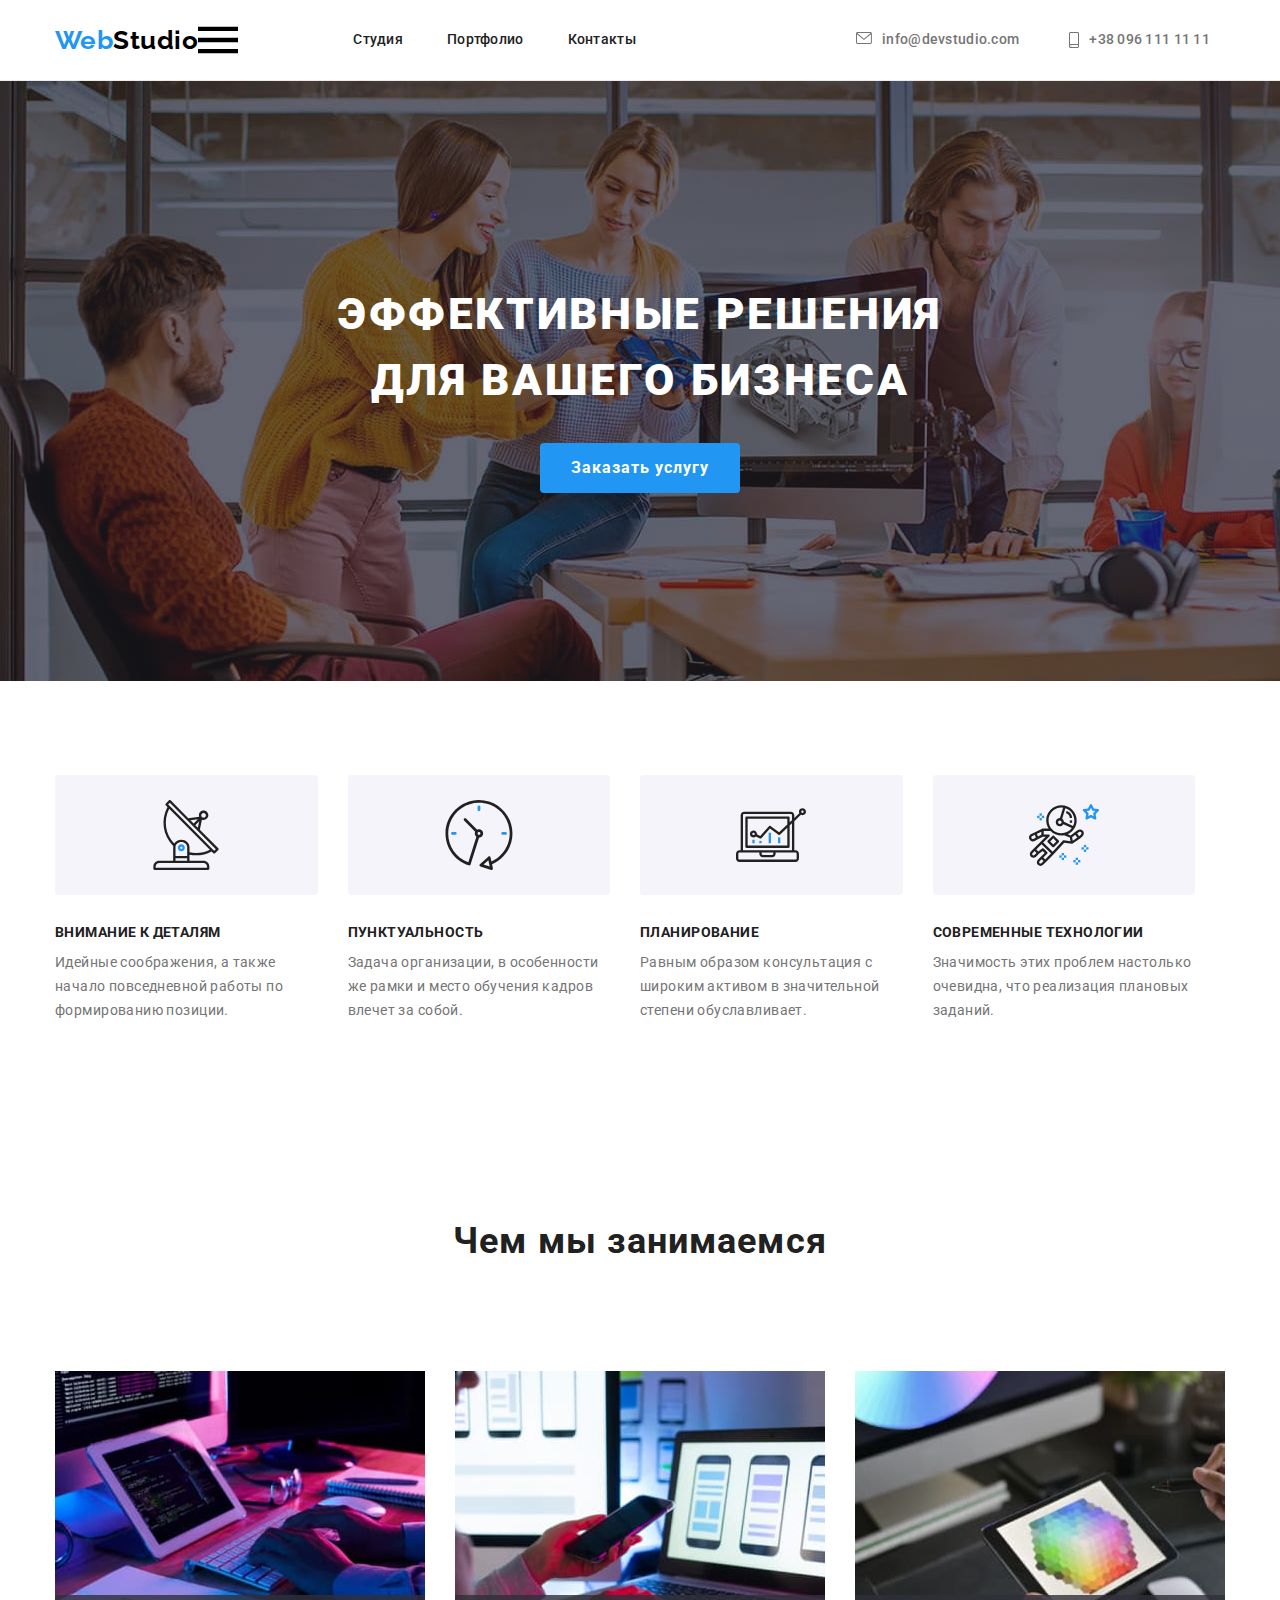
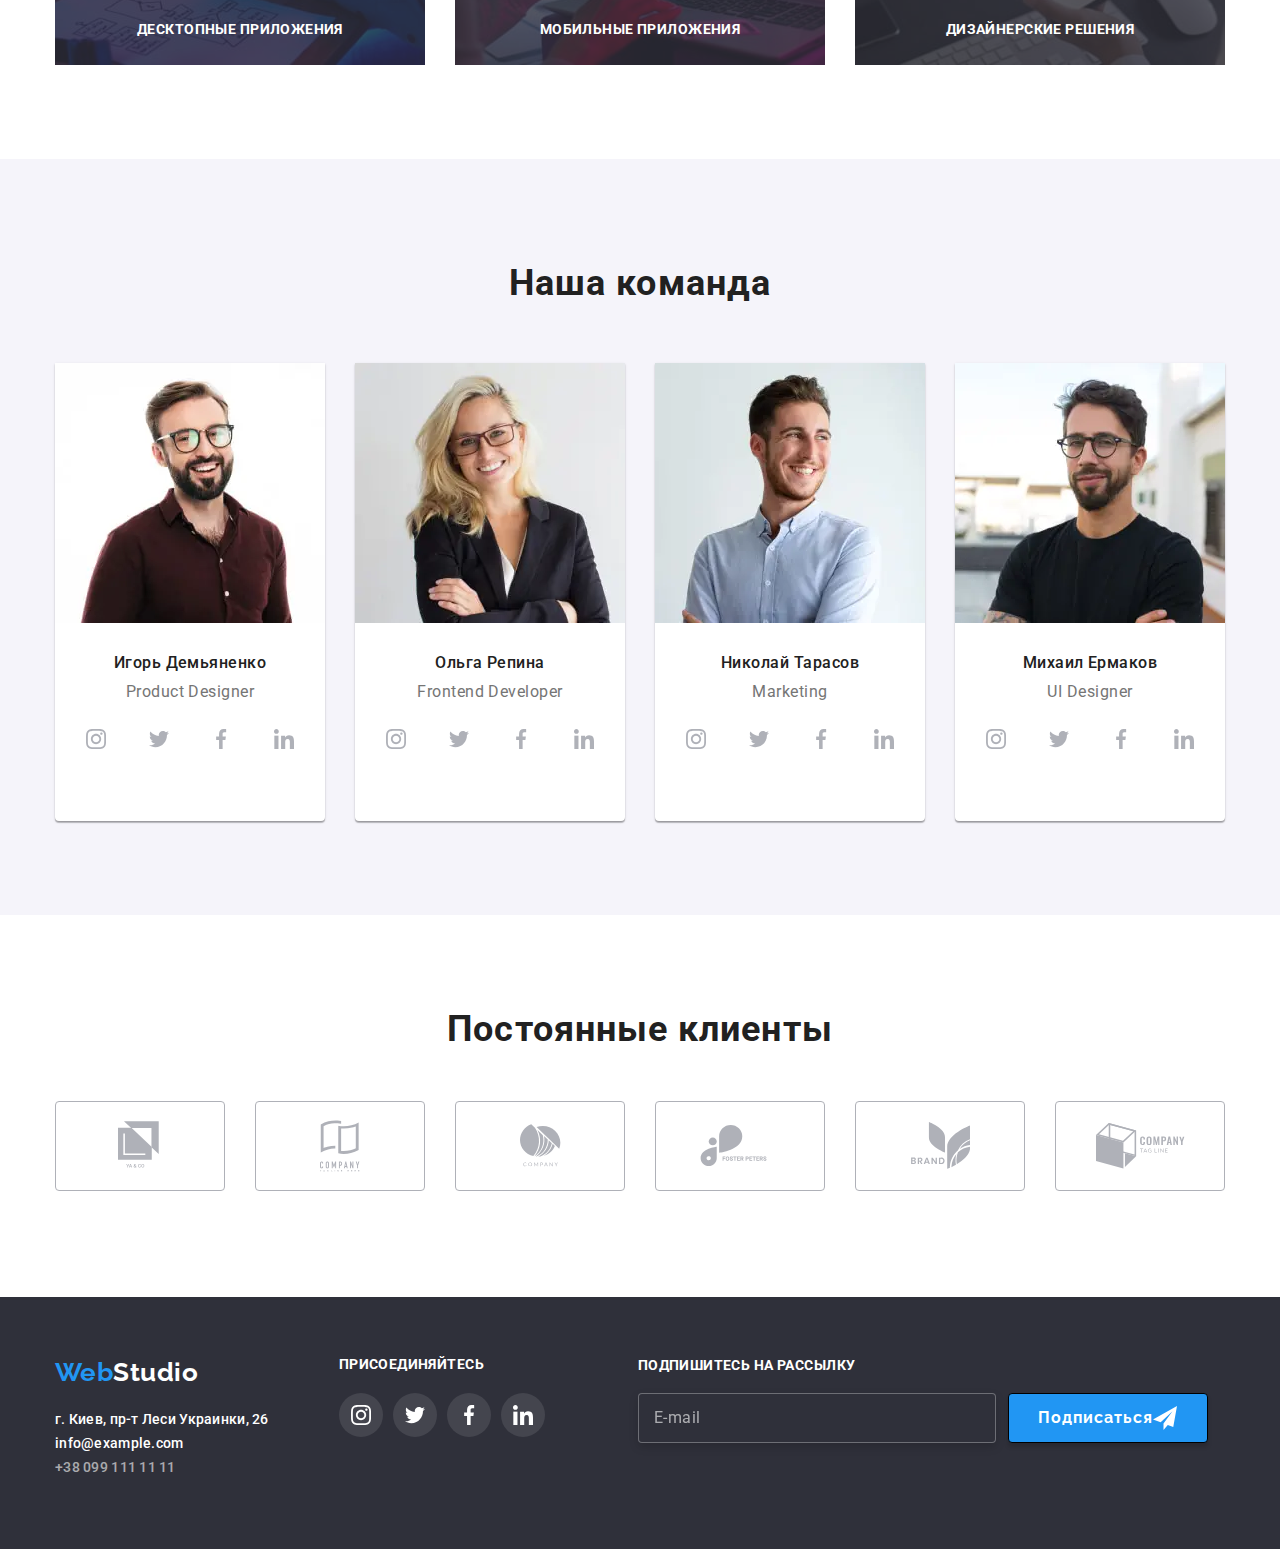
<file: index.html>
<!DOCTYPE html>
<html lang="ru">
<head>
    <meta charset="UTF-8">
    <meta name="viewport" content="width=device-width, initial-scale=1.0">
    <title>Document</title>
    <link  rel = " stylesheet " href = " https://cdnjs.cloudflare.com/ajax/libs/modern-normalize/1.0.0/modern-normalize.css">
    <link href="https://fonts.googleapis.com/css2?family=Raleway&family=Roboto:wght@400;500;700;900&display=swap" rel="stylesheet">
    <link rel="stylesheet" href="./css/main.min.css">

</head>
<body>
    <!-- HEADER -->
    <header class="header">
        <div class="container container-header">
            <nav class="navigation">
                <a class="logo" href="./index.html"><span class="accent">Web</span>Studio</a>
                <button type="button"
                class="menu-button is-open"
                aria-expanded="false"
                aria-controls="menu-container"
                data-menu-button>
                <svg 
                width="40"
                height="40"
                aria-label="Переключатель мобильного меню"
                >
                  <use class="icon-close" href="./img/sprite.svg#icon-close_menu "></use>
                  <use class="icon-menu" href="./img/sprite.svg#icon-menu "></use>
                </svg>
                </button>
                <div class="menu-container" id="menu-container" data-menu></div>
                <ul class="site-nav">
                  <li class="header-site-nav"><a class="header-site-link" href="./index.html">Студия</a></li>
                  <li class="header-site-nav"><a class="header-site-link" href="./portfolio.html">Портфолио</a></li>
                  <li class="header-site-nav"><a class="header-site-link" href="">Контакты</a></li>
                </ul>
            </nav> 
            <div class="container container-address">
                <a class="email" href="mailto:info@devstudio.com">
                    <svg class="envelope-smartphone-svg" width="16px" height="12px">
                        <use href="./img/sprite.svg#icon-envelope">
                        </use>
                    </svg>info@devstudio.com
                </a>
                <address><a class="address" href="тел:+380961111111">
                            <svg class="envelope-smartphone-svg" width="10px" height="16px">
                            <use href="./img/sprite.svg#icon-smartphone"></use>
                            </svg>+38 096 111 11 11 
                        </a>
                </address>
            </div>       
                
        </div>
            
    </header>
    <main>
        <!-- HERO -->
        <section class="hero">
            <div class="container container-hero" >
                <h1 class="title">Эффективные решения <br> для вашего бизнеса</h1>
                <button class="title-button" type="button" data-modal-open>Заказать услугу</button>
            </div>
            
        </section>
        <!-- SERVICES -->
        <section>
            <div class="container container-services"> 
                <ul class="list-services">
                    <li class="services">
                        <h3 class="services-list">Внимание к деталям</h3>
                         <p class="services-list-item">Идейные соображения, а также начало повседневной работы по формированию позиции.</p>
                    </li>
                    <li class="services">
                        <h3 class="services-list">Пунктуальность</h3>
                         <p class="services-list-item">Задача организации, в особенности же рамки и место обучения кадров влечет за собой.</p>
                    </li>
                    <li class="services">
                        <h3 class="services-list">Планирование</h3>
                        <p class="services-list-item">Равным образом консультация с широким активом в значительной степени обуславливает.</p>
                    </li>
                    <li class="services">
                        <h3 class="services-list">Современные технологии</h3>
                        <p class="services-list-item">Значимость этих проблем настолько очевидна, что реализация плановых заданий.</p>
                    </li>
                </ul>
            </div>
            
        </section>
        <section>
            <div class="container container-content">
                <h2 class="content" >Чем мы занимаемся</h2>
                    <ul class="list list-work">
                        <li class="work-list"><img src="./img/box1.jpg" alt="десктопные приложения" width="370" height="294"/>
                          <p class="work-list-item">Десктопные приложения</p>
                        </li>
                        <li class="work-list"><img src="./img/box2.jpg" alt="мобильные приложения" width="370" height="294"/>
                          <p class="work-list-item">Мобильные приложения</p>
                        </li>
                        <li class="work-list"><img src="./img/box3.jpg" alt="дизайнерские решения" width="370" height="294"/>
                          <p class="work-list-item">Дизайнерские решения</p>
                        </li>
                    </ul>
            </div>
            
        </section>
        <!-- ABOUT US -->
        <section class="workers">
            <div class="container container-workers">
                <h2 class="content">Наша команда</h2>
                <ul class="list">
                    <li class="list-workers">
                      <div class="team-card">
                        <picture>
                          <source
                            srcset="./img/img.workers/img.webp 1x, ./img/img.workers/img-2.webp 2x"
                            media="(min-width: 1200px)" type="image/webp" />
                          <source
                            srcset="./img/img.workers/img.jpg 1x, ./img/img.workers/img-2.jpg 2x"
                            media="(min-width: 1200px)" type="image/jpg" />
                          <source
                              srcset="./img/tablet/webp-tablet/team1-1.webp 1x, ./img/tablet/webp-tablet/team1-2.webp 2x"
                              media="(min-width: 769px)" type="image/webp" />
                          <source
                              srcset="./img/tablet/team1-1.jpg 1x, ./img/tablet/team1-2.jpg 2x"
                              media="(min-width: 769px)" type="image/jpg" />
                          <source srcset="./img/mobile/webp-mobile/team1-1.webp 1x, ./img/mobile/webp-mobile/team1-2.webp 2x"                        
                                  type="image/webp" />
                          <source srcset="./img/mobile/team1-1.jpg 1x, ./img/mobile/team1-2.jpg 2x"
                                  type="image/jpg" />
                          <img class="workers-photo" src="./img/mobile/team1-1.jpg"
                               srcset="./img/mobile/team1-1.jpg 1x, ./img/mobile/team1-2.jpg 2x"
                               alt="Игорь Демьяненко" />
                        </picture>
                        <div>
                        <h3 class="name-workers">Игорь Демьяненко</h3>
                        <p class="worker" lang="en">Product Designer</p>
                        <ul class="social-list">
                            <li><a class="social-list-link" href="#"><svg class="social-svg" width="20px" height="20px">
                              <use href="./img/sprite.svg#icon-instagram"></use>
                            </svg></a></li>
                            <li><a class="social-list-link" href="#"><svg class="social-svg" width="20px" height="20px">
                              <use href="./img/sprite.svg#icon-twitter"></use>
                            </svg></a></li>
                            <li><a class="social-list-link" href="#"><svg class="social-svg" width="20px" height="20px">
                              <use href="./img/sprite.svg#icon-facebook"></use>
                            </svg></a></li>
                            <li><a class="social-list-link" href="#"><svg class="social-svg" width="20px" height="20px">
                              <use href="./img/sprite.svg#icon-linkedin"></use>
                            </svg></a></li>
                          </ul>
                    </li>

                    <li class="list-workers">
                      <div class="team-card">
                        <picture>
                          <source
                            srcset="./img/img.workers/img(1).webp 1x, ./img/img.workers/img(1)-2.webp 2x"
                            media="(min-width: 1200px)" type="image/webp" />
                          <source
                            srcset="./img/img.workers/img(1).jpg 1x, ./img/img.workers/img(1)-2.jpg 2x"
                            media="(min-width: 1200px)" type="image/jpg" />
                          <source
                              srcset="./img/tablet/webp-tablet/team2-1.webp 1x, ./img/tablet/webp-tablet/team2-2.webp 2x"
                              media="(min-width: 769px)" type="image/webp" />
                          <source
                              srcset="./img/tablet/team2-1.jpg 1x, ./img/tablet/team2-2.jpg 2x"
                              media="(min-width: 769px)" type="image/jpg" />
                          <source srcset="./img/mobile/webp-mobile/team2-1.webp 1x, ./img/mobile/webp-mobile/team2-2.webp 2x"                        
                                  type="image/webp" />
                          <source srcset="./img/mobile/team2-1.jpg 1x, ./img/mobile/team2-2.jpg 2x"
                                  type="image/jpg" />
                          <img class="workers-photo" 
                               src="./img/mobile/team2-1.jpg"
                               srcset="./img/mobile/team2-1.jpg 1x, ./img/mobile/team2-2.jpg 2x"
                               alt="Ольга Репина" />
                        </picture>
                        <div>
                        <h3 class="name-workers">Ольга Репина</h3>
                        <p class="worker" lang="en">Frontend Developer</p>
                        <ul class="social-list">
                            <li><a class="social-list-link" href="#"><svg class="social-svg" width="20px" height="20px">
                              <use href="./img/sprite.svg#icon-instagram"></use>
                            </svg></a></li>
                            <li><a class="social-list-link" href="#"><svg class="social-svg" width="20px" height="20px">
                              <use href="./img/sprite.svg#icon-twitter"></use>
                            </svg></a></li>
                            <li><a class="social-list-link" href="#"><svg class="social-svg" width="20px" height="20px">
                              <use href="./img/sprite.svg#icon-facebook"></use>
                            </svg></a></li>
                            <li><a class="social-list-link" href="#"><svg class="social-svg" width="20px" height="20px">
                              <use href="./img/sprite.svg#icon-linkedin"></use>
                            </svg></a></li>
                          </ul>
                    </li>
                    <li class="list-workers">
                      <div class="team-card">
                        <picture>
                          <source
                            srcset="./img/img.workers/img(2).webp 1x, ./img/img.workers/img(2)-2.webp 2x"
                            media="(min-width: 1200px)" type="image/webp" />
                          <source
                            srcset="./img/img.workers/img(2).jpg 1x, ./img/img.workers/img(2)-2.jpg 2x"
                            media="(min-width: 1200px)" type="image/jpg" />
                          <source
                              srcset="./img/tablet/webp-tablet/team3-1.webp 1x, ./img/tablet/webp-tablet/team3-2.webp 2x"
                              media="(min-width: 769px)" type="image/webp" />
                          <source
                              srcset="./img/tablet/team3-1.jpg 1x, ./img/tablet/team3-2.jpg 2x"
                              media="(min-width: 769px)" type="image/jpg" />
                          <source srcset="./img/mobile/webp-mobile/team3-1.webp 1x, ./img/mobile/webp-mobile/team3-2.webp 2x"                        
                                  type="image/webp" />
                          <source srcset="./img/mobile/team3-1.jpg 1x, ./img/mobile/team3-2.jpg 2x"
                                  type="image/jpg" />
                          <img class="workers-photo" 
                               src="./img/mobile/team3-1.jpg"
                               srcset="./img/mobile/team3-1.jpg 1x, ./img/mobile/team3-2.jpg 2x"
                               alt="Николай Тарасов" />
                        </picture>
                        <div>
                        <h3 class="name-workers">Николай Тарасов</h3>
                        <p class="worker" lang="en">Marketing</p>
                        <ul class="social-list">
                            <li><a class="social-list-link" href="#"><svg class="social-svg" width="20px" height="20px">
                              <use href="./img/sprite.svg#icon-instagram"></use>
                            </svg></a></li>
                            <li><a class="social-list-link" href="#"><svg class="social-svg" width="20px" height="20px">
                              <use href="./img/sprite.svg#icon-twitter"></use>
                            </svg></a></li>
                            <li><a class="social-list-link" href="#"><svg class="social-svg" width="20px" height="20px">
                              <use href="./img/sprite.svg#icon-facebook"></use>
                            </svg></a></li>
                            <li><a class="social-list-link" href="#"><svg class="social-svg" width="20px" height="20px">
                              <use href="./img/sprite.svg#icon-linkedin"></use>
                            </svg></a></li>
                          </ul>
                    </li>
                    <li class="list-workers">
                      <div class="team-card">
                        <picture>
                          <source
                            srcset="./img/img.workers/img(3).webp 1x, ./img/img.workers/img(3)-2.webp 2x"
                            media="(min-width: 1200px)" type="image/webp" />
                          <source
                            srcset="./img/img.workers/img(3).jpg 1x, ./img/img.workers/img(3)-2.jpg 2x"
                            media="(min-width: 1200px)" type="image/jpg" />
                          <source
                              srcset="./img/tablet/webp-tablet/team4-1.webp 1x, ./img/tablet/webp-tablet/team4-2.webp 2x"
                              media="(min-width: 769px)" type="image/webp" />
                          <source
                              srcset="./img/tablet/team4-1.jpg 1x, ./img/tablet/team4-2.jpg 2x"
                              media="(min-width: 769px)" type="image/jpg" />
                          <source srcset="./img/mobile/webp-mobile/team4-1.webp 1x, ./img/mobile/webp-mobile/team4-2.webp 2x"                        
                                  type="image/webp" />
                          <source srcset="./img/mobile/team4-1.jpg 1x, ./img/mobile/team4-2.jpg 2x"
                                  type="image/jpg" />
                          <img class="workers-photo" 
                               src="./img/mobile/team4-1.jpg"
                               srcset="./img/mobile/team4-1.jpg 1x, ./img/mobile/team4-2.jpg 2x"
                               alt="Михаил Ермаков" />
                        </picture>
                        <div>
                        <h3 class="name-workers">Михаил Ермаков</h3>
                        <p class="worker" lang="en">UI Designer</p>
                        <ul class="social-list">
                            <li><a class="social-list-link" href="#"><svg class="social-svg" width="20px" height="20px">
                              <use href="./img/sprite.svg#icon-instagram"></use>
                            </svg></a></li>
                            <li><a class="social-list-link" href="#"><svg class="social-svg" width="20px" height="20px">
                              <use href="./img/sprite.svg#icon-twitter"></use>
                            </svg></a></li>
                            <li><a class="social-list-link" href="#"><svg class="social-svg" width="20px" height="20px">
                              <use href="./img/sprite.svg#icon-facebook"></use>
                            </svg></a></li>
                            <li><a class="social-list-link" href="#"><svg class="social-svg" width="20px" height="20px">
                              <use href="./img/sprite.svg#icon-linkedin"></use>
                            </svg></a></li>
                          </ul>
                    </li>
                </ul>
            </div>
            
        </section>
        <!--CLIENTS-->
    <section class="clients-section">

        <div class="container">
         <h2 class="clients-title">Постоянные клиенты</h2>
         <ul class="clients-list">
           <li class="clients-item"><a class="clients-link" href="#">
             <svg class="clients-icon"  width="45px" height="50px" >
              <use href="./img/sprite.svg#icon-logo1"></use>
             </svg>
           </a>
          </li>
          <li class="clients-item"><a class="clients-link" href="#">
            <svg class="clients-icon" width="40px" height="52px" >
             <use href="./img/sprite.svg#icon-logo2"></use>
            </svg>
          </a>
         </li>
         <li class="clients-item"><a class="clients-link" href="#">
          <svg class="clients-icon" width="41px" height="43px" >
             <use href="./img/sprite.svg#icon-logo3"></use>
          </svg>
        </a>
       </li>
       <li class="clients-item"><a class="clients-link" href="#">
        <svg class="clients-icon" width="80px" height="42px" >
        <use href="./img/sprite.svg#icon-logo4"></use>
        </svg>
      </a>
     </li>
     <li class="clients-item"><a class="clients-link" href="#">
      <svg class="clients-icon" width="59px" height="47px" >
        <use href="./img/sprite.svg#icon-logo5"></use>
      </svg>
    </a>
   </li>
   <li class="clients-item"><a class="clients-link" href="#">
    <svg class="clients-icon" width="89px" height="46px" >
        <use href="./img/sprite.svg#icon-logo6"></use>
    </svg>
  </a>
  </li>
         </ul>
        </div>
      </section>
    </main>
    <footer class="footer">
         <div class="container container-footer">
           <div class="left-footer">
             <a class="logo" href="./index.html"><span class="accent">Web</span>Studio</a>
             <address>
               <ul class="footer-site">
                   <li class="site-navigation">
                       <a  class="address" href="https://goo.gl/maps/" target="_blank">г. Киев, пр-т Леси Украинки, 26</a>
                   </li>
                   <li class="site-navigation">
                     <a class="email" href="mailto:info@example.com">info@example.com</a>
                   </li>
                   <li class="site-navigation">
                     <a class="telefon" href="tel:+380991111111">+38 099 111 11 11</a>
                   </li>
                 </ul>
               </address>  
            </div>
         
            <div class="right-footer">
              <h2>присоединяйтесь</h2>
             <ul class="social-list-footer">
               <li class="li-link"><a class="social-list-link-footer" href="#"><svg class="social-svg" width="20px" height="20px">
                 <use href="./img/sprite.svg#icon-instagram"></use>
                 </svg></a></li>
               <li class="li-link"><a class="social-list-link-footer" href="#"><svg class="social-svg" width="20px" height="20px">
                 <use href="./img/sprite.svg#icon-twitter"></use>
                 </svg></a></li>
               <li class="li-link"><a class="social-list-link-footer" href="#"><svg class="social-svg" width="20px" height="20px">
                 <use href="./img/sprite.svg#icon-facebook"></use>
                 </svg></a></li>
               <li class="li-link"><a class="social-list-link-footer" href="#"><svg class="social-svg" width="20px" height="20px">
                 <use href="./img/sprite.svg#icon-linkedin"></use>
                 </svg></a></li>
               </ul>
            </div>
            <div class="modal-mailing">
              <h2 class="footer-title">ПОДПИШИТЕСЬ НА РАССЫЛКУ</h2>
              <div class="footer-mail">
                <input type="email" name="user-E-mail" class="footer-contact-mail" placeholder="E-mail">
                <button type="submit" class="mail-btn">Подписаться<svg class="icon-send" >
                  <use href="./img/sprite.svg#icon-icon-send"></use>
                </svg></button>
              </div>
            </div>
          </div>     
    </footer>
    <div class="backdrop is-hidden" data-modal>
      <div class="wrapper">
        <div class="modal animate__bounceInLeft">
          <button type="button" class="btn" data-modal-close>
            <svg class="btn-x" width="18px" height="18px">
              <use href="./img/sprite.svg#icon-close"></use>
            </svg>
          </button>
          <form action="#" class="modal-form">
            <h2 class="form-title">Оставьте свои данные, мы вам перезвоним</h2>
            <label class="modal-form-field">
              Имя
              <span class="modal-form-wrapper">
                <input type="text" name="user-name" class="modal-form-input">
              <svg class="modal-form-svg" width="18px" height="18px">
                <use href="./img/sprite.svg#icon-person-black"></use>
              </svg>
            </span>
              
  
            </label>
            
            <label class="modal-form-field">
              Телефон
              <span class="modal-form-wrapper">
                <input type="tel" name="user-phone" class="modal-form-input">
                <svg class="modal-form-svg" width="18px" height="18px">
                  <use href="./img/sprite.svg#icon-phone-black"></use>
                </svg>
              </span>
              
            
            </label>
            
            <label class="modal-form-field">
              Почта
              <span class="modal-form-wrapper">
                <input type="email" name="user-email" class="modal-form-input">
                <svg class="modal-form-svg" width="18px" height="18px">
                  <use href="./img/sprite.svg#icon-email-black"></use>
                </svg>
              </span>
              
            </label>
  
            <label class="modal-form-field">
              Комментарий
              
              <textarea name="user-message" class="modal-form-message" placeholder="Введите текст "></textarea>
             
            </label>
           
            <input type="checkbox" name="user-policy" value="accept-policy" id="check-policy" class="modal-form-policy is-hidden">
            <label for="check-policy" class="modal-form-policy-label">Соглашаюсь с рассылкой и принимаю <a href="#" class="police">Условия договора</a> </label>
        
  
            <button type="submit" class="modal-form-btn">Отправить</button>
  
          </form> 
        </div>
      </div>
    </div>
    <script src="./js/modal.js"></script> 
    <script src="./js/menu.js"></script>
</body>
</html>
</file>
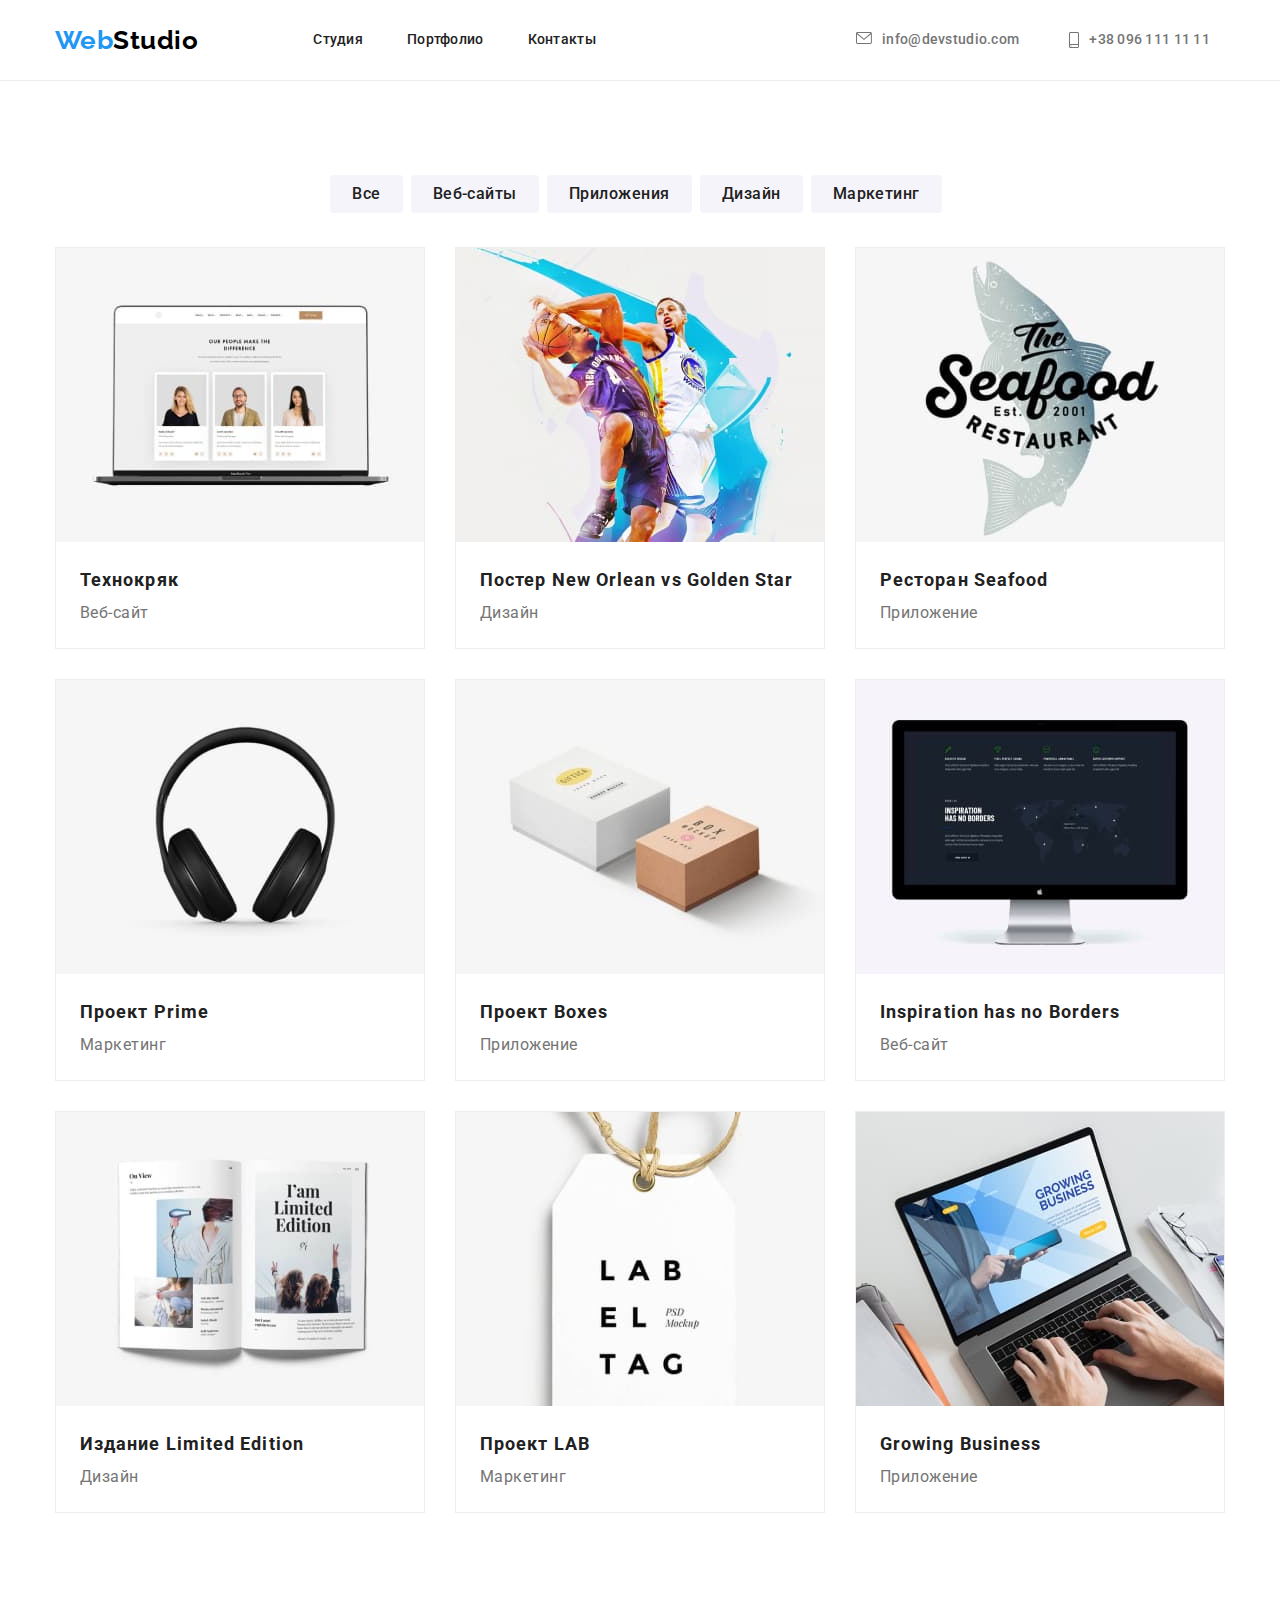
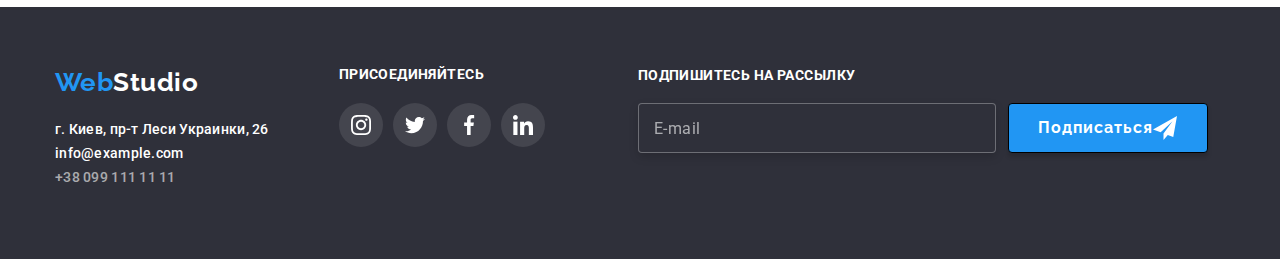
<file: portfolio.html>
<!DOCTYPE html>
<html lang="en">
<head>
    <meta charset="UTF-8">
    <meta name="viewport" content="width=device-width, initial-scale=1.0">
    <title>Portfolio</title>
    <link  rel = " stylesheet " href = " https://cdnjs.cloudflare.com/ajax/libs/modern-normalize/1.0.0/modern-normalize.css">
    <link href="https://fonts.googleapis.com/css2?family=Raleway&family=Roboto:wght@400;500;700&display=swap" rel="stylesheet">
    <link rel="stylesheet" href="./css/portfolio.min.css">
</head>
<body>
     <!-- HEADER -->
     <header class="header">
        <div class="container container-header" >
            <nav class="navigation">
                <a class="logo" href="./index.html"><span class="accent">Web</span>Studio</a>
                <ul class="site-nav">
                  <li class="header-site-nav"><a class="header-site-link" href="./index.html">Студия</a></li>
                  <li class="header-site-nav"><a class="header-site-link" href="./portfolio.html">Портфолио</a></li>
                  <li class="header-site-nav"><a class="header-site-link" href="">Контакты</a></li>
                </ul>
            </nav>  
            <div class="container container-address">
                <a class="email" href="mailto:info@devstudio.com">
                    <svg class="envelope-smartphone-svg" width="16px" height="12px">
                        <use href="./img/sprite.svg#icon-envelope">
                        </use>
                    </svg>info@devstudio.com
                </a>
                <address><a class="address" href="тел:+380961111111">
                            <svg class="envelope-smartphone-svg" width="10px" height="16px">
                            <use href="./img/sprite.svg#icon-smartphone"></use>
                            </svg>+38 096 111 11 11 
                        </a>
                </address>
            </div>      
               
        </div>
    </header>
    <!-- OUR WORKS -->
    <div class="ourworks-button">
        <div class="container container-ourworks-button">
            <ul class="list">
                <li><button type="button" class="portfolio-btn">Все</button></li>
                <li><button type="button" class="portfolio-btn">Веб-сайты</button></li>
                <li><button type="button" class="portfolio-btn">Приложения</button></li>
                <li><button type="button" class="portfolio-btn">Дизайн</button></li>
                <li><button type="button" class="portfolio-btn">Маркетинг</button></li>
            </ul>
        </div>
        
    </div>
    <div class="container container-ourworks">
        <ul class="list">
            <li class="our-works-box">
                <div class="our-works-wrapper"><img src="./img/img.portfolio/img(1).jpg" alt="Технокряк" width="370" height="294"/>
                    <div class="our-works-overlay">
                            <p>
                            Технокряк это современная площадка распространения
                            коронавируса. Компании используют эту платформу для
                            цифрового шпионажа и атак на защищённые сервера конкурентов.
                            </p>
                    </div>
                </div>
                <div class="our-works-box-item">
                    <h2 class="our-works">Технокряк</h2>
                    <p class="our-works-item">Веб-сайт</p>
                </div>
            
            </li>
            <li class="our-works-box">
                    <div class="our-works-wrapper"><img src="./img/img.portfolio/img(7).jpg" alt="Постер New Orlean vs Golden Star" width="370" height="294"/>
                        <div class="our-works-overlay">
                            <p>
                                Технокряк это современная площадка распространения
                                коронавируса. Компании используют эту платформу для
                                цифрового шпионажа и атак на защищённые сервера конкурентов.
                              </p>
                        </div>
                        
                    </div>
                    <div class="our-works-box-item">
                        <h2 class="our-works">Постер New Orlean vs Golden Star</h2>
                        <p class="our-works-item">Дизайн</p>
                    </div>
                
            </li>
            <li class="our-works-box">
                <div class="our-works-wrapper"><img src="./img/img.portfolio/img(8).jpg" alt="Ресторан Seafood">
                    <div class="our-works-overlay">
                        <p>
                            Технокряк это современная площадка распространения
                            коронавируса. Компании используют эту платформу для
                            цифрового шпионажа и атак на защищённые сервера конкурентов.
                          </p>
                    </div>
                </div>
                
                <div class="our-works-box-item">
                    <h2 class="our-works">Ресторан Seafood</h2>
                    <p class="our-works-item">Приложение</p>
                </div> 
            </li>
            <li class="our-works-box">
                <div class="our-works-wrapper"><img src="./img/img.portfolio/img(9).jpg" alt="Проект Prime" width="370" height="294"/>
                    <div class="our-works-overlay">
                        <p>
                            Технокряк это современная площадка распространения
                            коронавируса. Компании используют эту платформу для
                            цифрового шпионажа и атак на защищённые сервера конкурентов.
                          </p>
                    </div>
                </div>
                
                <div class="our-works-box-item"> 
                    <h2 class="our-works">Проект Prime</h2>
                    <p class="our-works-item">Маркетинг</p>
                </div>
            </li>
            <li class="our-works-box">
                <div class="our-works-wrapper"><img src="./img/img.portfolio/img(10).jpg" alt="Проект Boxes" width="370" height="294"/>
                    <div class="our-works-overlay">
                        <p>
                            Технокряк это современная площадка распространения
                            коронавируса. Компании используют эту платформу для
                            цифрового шпионажа и атак на защищённые сервера конкурентов.
                          </p>
                    </div>
                </div>
                 <div class="our-works-box-item">
                    <h2 class="our-works">Проект Boxes</h2>
                    <p class="our-works-item">Приложение</p>
                </div>
            </li>
            <li class="our-works-box">
                <div class="our-works-wrapper"><img src="./img/img.portfolio/img(11).jpg" alt="Inspiration has no Borders" width="370" height="294"/>
                    <div class="our-works-overlay">
                        <p>
                            Технокряк это современная площадка распространения
                            коронавируса. Компании используют эту платформу для
                            цифрового шпионажа и атак на защищённые сервера конкурентов.
                          </p>
                    </div>
                </div>
                <div class="our-works-box-item">
                    <h2 class="our-works">Inspiration has no Borders</h2>
                    <p class="our-works-item">Веб-сайт</p>
                </div>
            </li>
            <li class="our-works-box">
                <div class="our-works-wrapper"><img src="./img/img.portfolio/img(12).jpg" alt="Издание Limited Edition" width="370" height="294"/>
                    <div class="our-works-overlay">
                        <p>
                            Технокряк это современная площадка распространения
                            коронавируса. Компании используют эту платформу для
                            цифрового шпионажа и атак на защищённые сервера конкурентов.
                          </p>
                    </div>
                </div>
                <div class="our-works-box-item">
                    <h2 class="our-works">Издание Limited Edition</h2>
                     <p class="our-works-item">Дизайн</p>
                    </div>
            </li>
            <li class="our-works-box">
                <div class="our-works-wrapper"><img src="./img/img.portfolio/img(13).jpg" alt="Проект LAB" width="370" height="294"/>
                    <div class="our-works-overlay">
                        <p>
                            Технокряк это современная площадка распространения
                            коронавируса. Компании используют эту платформу для
                            цифрового шпионажа и атак на защищённые сервера конкурентов.
                          </p>
                    </div>
                </div>
                <div class="our-works-box-item">
                    <h2 class="our-works">Проект LAB</h2>
                    <p class="our-works-item">Маркетинг</p>
                </div>
            </li>
            <li class="our-works-box">
                <div class="our-works-wrapper"><img src="./img/img.portfolio/img(14).jpg" alt="Growing Business" width="370" height="294"/>
                    <div class="our-works-overlay">
                        <p>
                            Технокряк это современная площадка распространения
                            коронавируса. Компании используют эту платформу для
                            цифрового шпионажа и атак на защищённые сервера конкурентов.
                          </p>
                    </div>
                </div>
                <div class="our-works-box-item">
                    <h2 class="our-works">Growing Business</h2>
                    <p class="our-works-item">Приложение</p>
                </div>
            </li>
        </ul>
    </div>
    
    <!-- FOOTER -->
    <footer class="footer">
        <div class="container container-footer">
            <div class="left-footer">
              <a class="logo" href="./index.html"><span class="accent">Web</span>Studio</a>
              <address>
                <ul class="footer-site">
                    <li class="site-navigation">
                        <a  class="address" href="https://goo.gl/maps/" target="_blank">г. Киев, пр-т Леси Украинки, 26</a>
                    </li>
                    <li class="site-navigation">
                      <a class="email" href="mailto:info@example.com">info@example.com</a>
                    </li>
                    <li class="site-navigation">
                      <a class="telefon" href="tel:+380991111111">+38 099 111 11 11</a>
                    </li>
                  </ul>
                </address>  
            </div>
          
            <div class="right-footer">
               <h2>присоединяйтесь</h2>
              <ul class="social-list-footer">
                <li class="li-link"><a class="social-list-link-footer" href="#"><svg class="social-svg" width="20px" height="20px">
                  <use href="./img/sprite.svg#icon-instagram"></use>
                  </svg></a></li>
                <li class="li-link"><a class="social-list-link-footer" href="#"><svg class="social-svg" width="20px" height="20px">
                  <use href="./img/sprite.svg#icon-twitter"></use>
                  </svg></a></li>
                <li class="li-link"><a class="social-list-link-footer" href="#"><svg class="social-svg" width="20px" height="20px">
                  <use href="./img/sprite.svg#icon-facebook"></use>
                  </svg></a></li>
                <li class="li-link"><a class="social-list-link-footer" href="#"><svg class="social-svg" width="20px" height="20px">
                  <use href="./img/sprite.svg#icon-linkedin"></use>
                  </svg></a></li>
                </ul>
            </div>
            <div class="modal-mailing">
                <h2 class="footer-title">ПОДПИШИТЕСЬ НА РАССЫЛКУ</h2>
                <div class="footer-mail">
                  <input type="email" name="user-E-mail" class="footer-contact-mail" placeholder="E-mail">
                  <button type="submit" class="mail-btn">Подписаться<svg class="icon-send" >
                    <use href="./img/sprite.svg#icon-icon-send"></use>
                  </svg></button>
                </div>
            </div>
        </div>
    </footer>
    
</body>
</html>
</file>
<file: css/main.min.css>
.is-hidden{position:absolute !important;clip:rect(1px 1px 1px 1px);clip:rect(1px, 1px, 1px, 1px);padding:0 !important;border:0 !important;height:1px !important;width:1px !important;overflow:hidden}.backdrop.is-hidden{opacity:0;visibility:hidden;pointer-events:none;transition:all 300ms linear 300ms}.backdrop.is-hidden .modal{transform:scale(1) perspective(400px) rotateX(0deg);transition:transform 400ms cubic-bezier(0.4, 0, 0.2, 1) 250ms}.modal-form-policy .is-hidden{opacity:0;visibility:hidden;pointer-events:none}html{box-sizing:border-box}*,*::before,*::after{box-sizing:inherit}*{margin:0;padding:0}body{font-family:Roboto,sans-serif;letter-spacing:0.03em;color:#757575;background-color:#fff}.list{list-style:none;display:flex;flex-wrap:wrap;justify-content:space-between}.link{text-decoration:none}li{list-style-type:none}a{text-decoration:none}img{display:block}.container{margin-left:auto;margin-right:auto;width:1200px;padding-left:15px;padding-right:15px}@media screen and (min-width: 480px){.container{max-width:480px}}@media screen and (min-width: 768px){.container{max-width:768px}}@media screen and (min-width: 1200px){.container{max-width:1200px}}.modal{height:581px;width:528px;transform:scale(1);background-color:#fff;box-shadow:0px 1px 3px rgba(0,0,0,0.12),0px 1px 1px rgba(0,0,0,0.14),0px 2px 1px rgba(0,0,0,0.2);border-radius:4px;transition:transform 400ms cubic-bezier(0.4, 0, 0.2, 1);padding:40px}.modal-form-btn{align-items:center;display:inline-block;font-family:Raleway,sans-serif;font-style:normal;font-weight:700;font-size:16px;line-height:1.87;text-align:center;letter-spacing:0.06em;color:#ffffff;background-color:#2196f3;padding:10px 28px;width:200px;height:50px;border-radius:4px;border:none;cursor:pointer;margin-top:30px;margin-left:124px}.modal-form{display:flex;flex-direction:column}.modal-form-field{font-weight:400;font-size:12px;line-height:1.16;letter-spacing:0.01em;color:#757575;margin-top:10px}.modal-form-wrapper{display:block;position:relative}.modal-form-input{display:block;height:40px;width:448px;border-radius:4px;border:1px solid #757575;margin-top:4px;padding-left:42px;transition:background-color 250ms cubic-bezier(0.4, 0, 0.2, 1)}.modal-form-message{height:120px;width:100%;border-radius:4px;border:1px solid #757575;resize:none;margin-bottom:20px;margin-top:4px;padding-left:12px;padding-top:12px}.modal-form-input:focus,.modal-form-message:focus{outline:none;border:1px solid #2196f3}.modal-form-input:focus+.modal-form-svg{fill:#2196f3}.modal-form-svg{height:18px;width:18px;position:absolute;top:50%;left:12px;transform:translateY(-50%);transition:background-color 250ms cubic-bezier(0.4, 0, 0.2, 1)}.modal-form-policy-label{display:flex;align-items:center;font-weight:400;font-size:14px;line-height:1.71;letter-spacing:0.03em;color:#757575}.modal-form-policy-label::before{content:"";display:inline-block;width:16px;height:16px;border:2px solid #212121;border-radius:2px;margin-right:8px;background-size:13px;background-repeat:no-repeat;background-position:center;transition:background-color 250ms cubic-bezier(0.4, 0, 0.2, 1)}.modal-form-policy:checked+.modal-form-policy-label::before{background-color:#2196f3;border:none;background-image:url(../img/icon-check.svg)}.modal .btn{position:absolute;right:8px;top:8px;border-radius:50%;border:1px solid rgba(0,0,0,0.1);box-sizing:border-box;background-color:#fff;width:30px;height:30px;display:flex;justify-content:center;align-items:center;cursor:pointer}.social-list{display:flex;justify-content:space-evenly;padding:0;margin:0;transition:background-color 250ms cubic-bezier(0.4, 0, 0.2, 1)}.social-list-link{display:flex;border-radius:50%;width:44px;height:44px;fill:#AFB1B8;justify-content:center;align-items:center;transition:background-color 250ms cubic-bezier(0.4, 0, 0.2, 1)}.social-list-link:hover,.social-list-link:focus{background-color:#2196f3;fill:#fff}.social-list-footer{display:flex;justify-content:space-evenly;padding:0;margin:0}.social-list-link-footer{display:flex;justify-content:center;align-items:center;width:44px;height:44px;border-radius:50%;background-color:rgba(255,255,255,0.1);fill:#fff;transition:background-color 250ms cubic-bezier(0.4, 0, 0.2, 1)}.social-list-link-footer:hover{background-color:#2196f3}.social-list-link-footer:hover .social-svg{fill:#fff}.li-link:not(:last-child){margin-right:10px}.title{font-weight:900;font-size:44px;line-height:1.5;text-align:center;letter-spacing:0.06em;text-transform:uppercase;color:#fff;margin-top:0px;margin-bottom:30px;padding-top:200px}.title-button{font-weight:bold;font-size:16px;line-height:1.88;align-items:center;text-align:center;letter-spacing:0.06em;color:#fff;background:#2196f3;width:200px;height:50px;display:block;justify-content:center;border-radius:4px;border:none}.backdrop{position:fixed;top:0;left:0;width:100%;height:100%;background-color:rgba(0,0,0,0.2);overflow-y:auto;transition:opacity 250ms cubic-bezier(0.4, 0, 0.2, 1),visibility 0ms linear;perspective:500px}.backdrop .wrapper{display:flex;justify-content:center;align-items:center;min-height:100vh;padding:15px}.email,.address{font-weight:500;font-size:14px;line-height:1.14;letter-spacing:0.02em;color:#757575;transition:color 250ms cubic-bezier(0.4, 0, 0.2, 1)}.email{margin-right:50px;margin-left:auto}.address{font-style:normal;list-style:none;display:flex;align-items:center}.email:hover,.email:focus,.address:hover,.address:focus{color:#2196f3}.container-address{display:flex;margin-left:auto;margin-top:32px}.envelope-smartphone-svg{margin-right:10px;fill:currentcolor;align-items:center}.container-header{width:1600px;height:80px}.logo{font-family:Raleway,sans-serif;font-weight:bold;font-size:26px;line-height:1.19;color:#000;text-decoration:none}.accent{color:#2196f3}.site-nav:not(:last-child){margin-right:50px}.header{border-bottom:1px solid #ececec;position:relative}.header .navigation{display:flex;align-items:center;justify-content:space-between;min-height:80px}.header-site-link{display:flex;position:relative;padding-top:32px;padding-bottom:32px}.header-site-link::after{content:'';display:block;position:absolute;width:100%;height:4px;background:#2196f3;border-radius:2px;bottom:0;left:0;opacity:0;transition:opacity 250ms cubic-bezier(0.4, 0, 0.2, 1)}.header-site-link:hover::after{opacity:1}.header-site-nav{padding-top:6px;padding-bottom:6px;padding-right:22px;padding-left:22px}.site-nav a{font-weight:500;font-size:14px;line-height:1.14;letter-spacing:0.02em;color:#212121;list-style:none;display:flex;transition:color 250ms cubic-bezier(0.4, 0, 0.2, 1)}.site-nav a:hover,.site-nav a:focus{color:#2196f3}.container-header{margin-left:auto;margin-right:auto;width:1200px;padding-left:15px;padding-right:15px;display:flex;justify-content:flex-start}.site-nav{display:flex;margin-left:93px}.navigation{display:flex;align-items:center;justify-content:center}.site-navigation .email,.site-navigation .telefon{color:rgba(255,255,255,0.6)}.hero{background-color:rgba(47,48,58,0.4);background-image:linear-gradient(rgba(47,48,58,0.4), rgba(47,48,58,0.4)),url(../img/Herrofoto.jpg);background-repeat:no-repeat;background-size:cover}.container-hero{max-width:1600px;height:600px;left:0px;top:80px}button{font-family:inherit;margin-left:auto;margin-right:auto}.container-services{margin-left:auto;margin-right:auto;width:1200px;padding-top:94px;padding-bottom:94px;padding-left:15px;padding-right:15px}.list-services{display:flex}.services::before{content:"";display:block;height:120px;background-repeat:no-repeat;background-position:center;background-color:#F5F4FA;border-radius:4px;margin-bottom:30px}.services:nth-child(1)::before{background-image:url(../img/antenna.svg)}.services:nth-child(2)::before{background-image:url(../img/clock.svg)}.services:nth-child(3)::before{background-image:url(../img/diagram.svg)}.services:nth-child(4)::before{background-image:url(../img/astronaut.svg)}.services{width:270px;margin-right:30px}.services-list{font-weight:bold;font-size:14px;line-height:1.14;letter-spacing:0.03em;text-transform:uppercase;color:#212121;margin-top:0px;margin-bottom:10px}.services-list-item{font-weight:normal;font-size:14px;line-height:1.71;letter-spacing:0.03em;margin-top:0px}.services-list-item:not(:last-child){margin-right:30px}.list .list-workers{background:#fff;box-shadow:0px 1px 3px rgba(0,0,0,0.12),0px 1px 1px rgba(0,0,0,0.14),0px 2px 1px rgba(0,0,0,0.2);border-radius:0px 0px 4px 4px;padding-bottom:30px}.workers{background:#f5f4fa}.container-workers{padding-bottom:94px}.container .content{padding-top:94px;padding-bottom:50px}.name-workers{font-weight:500;font-size:16px;line-height:1.19;text-align:center;letter-spacing:0.03em;color:#212121;text-align:center;margin-bottom:10px;margin-top:30px}.worker{font-weight:normal;font-size:16px;line-height:1.19;letter-spacing:0.03em;margin-bottom:0px;margin-top:0px;text-align:center;padding-bottom:16px}.team-card{margin:0;padding-bottom:30px;background-color:#ffffff;border-radius:5px}.workers-photo{max-width:100%;height:auto;margin-bottom:30px}.content{font-weight:bold;font-size:36px;line-height:1.67;text-align:center;letter-spacing:0.03em;color:#212121}.list-work{padding-bottom:94px;padding-top:50px}.list-work:not(:last-child){margin-right:30px}.work-list{position:relative}.work-list-item{position:absolute;bottom:0;display:block;width:370px;height:70px;font-weight:bold;font-size:14px;line-height:1.14;text-align:center;letter-spacing:0.03em;text-transform:uppercase;color:#fff;background:rgba(47,48,58,0.8);padding-top:27px;padding-bottom:27px;align-items:center;justify-content:center}.our-works-box{width:370px;background:#fff;border:1px solid #EEEEEE;display:block;transition:background-color 250ms cubic-bezier(0.4, 0, 0.2, 1)}.our-works-box:hover{box-shadow:0px 1px 1px rgba(0,0,0,0.12),0px 4px 4px rgba(0,0,0,0.06),1px 4px 6px rgba(0,0,0,0.16)}.container-ourworks{display:flex;flex-wrap:wrap;margin-left:auto;margin-right:auto;width:1200px;padding-bottom:94px;padding-left:15px;padding-right:15px}.container-ourworks .our-works-box{margin-right:30px;margin-bottom:30px}.container-ourworks .our-works-box :nth-last-child(-n+3){margin-bottom:0px}.container-ourworks .our-works-box :nth-last-child(-n+3){margin-right:0px}.container-ourworks .list>li:nth-child(3n){margin-right:0px}.container-ourworks .list>li:nth-last-child(-n+3){margin-bottom:0px}.our-works-box>our-works-box-item{width:322px;height:70px;padding:20px 24px}.clients-title{font-weight:bold;font-size:36px;line-height:1.16;letter-spacing:0.03em;color:#212121;text-align:center;margin:0px;padding:0px;margin-bottom:50px}.clients-list{display:flex;justify-content:space-between;margin:0px;padding:0px}.clients-item{Width:170px;Height:90px}.clients-section{padding-bottom:106px;padding-top:94px}.clients-icon{fill:currentcolor}.clients-link{display:flex;justify-content:center;align-items:center;Width:170px;Height:90px;color:#AFB1B8;border:1px solid #AFB1B8;border-radius:4px;transition:background-color 250ms cubic-bezier(0.4, 0, 0.2, 1)}.clients-link:hover,.clients-link:focus{border:1px solid #2196f3;color:#2196f3}.site-navigation a{font-weight:500;font-size:14px;line-height:1.14;letter-spacing:0.02em;color:#212121;list-style:none;display:flex;font-style:normal;transition:color 250ms cubic-bezier(0.4, 0, 0.2, 1)}.site-navigation .address,.site-navigation .email,.site-navigation .telefon{line-height:1.71}.site-navigation a:hover,.site-navigation a:focus{color:#2196f3}.footer{background:#2F303A}.footer .address,.footer .email{color:#fff;font-style:normal;line-height:1.71}.footer .logo{color:#fff;display:flex;padding-bottom:20px}.footer-site{display:block}.container-footer{height:252px;margin-left:auto;margin-right:auto;width:1200px;padding-bottom:60px;padding-top:60px;padding-left:15px;padding-right:15px;display:flex}.right-footer h2{font-weight:bold;font-size:14px;line-height:1.14;letter-spacing:0.03em;text-transform:uppercase;color:#fff;margin-bottom:20px}.right-footer{margin-left:70px}.modal-mailing{display:inline-block;justify-content:space-evenly;padding:0;margin:0}.footer-title{font-weight:700;font-size:14px;line-height:16px;letter-spacing:0.03em;text-transform:uppercase;width:100%;color:#ffffff;margin-bottom:20px;padding-left:93px}.footer-mail{display:flex;justify-content:start;padding-left:93px}.footer-contact-mail{height:50px;width:358px;border:1px solid rgba(255,255,255,0.3);box-sizing:border-box;filter:drop-shadow(0px 4px 4px rgba(0,0,0,0.15));border-radius:4px;padding:15px;background-color:#2f303a;color:#ffffff}.footer-mail input::placeholder{font-weight:normal;font-size:16px;line-height:1.87;align-items:center;letter-spacing:0.03em;color:rgba(255,255,255,0.6)}.icon-send{width:24px;height:24px}.mail-btn{align-items:center;display:flex;justify-content:center;font-family:Raleway,sans-serif;font-style:normal;font-weight:700;font-size:16px;line-height:1.87;text-align:center;letter-spacing:0.06em;color:#ffffff;background-color:#2196f3;width:200px;height:50px;border:1px solid #000000;box-shadow:0px 4px 4px rgba(0,0,0,0.15);border-radius:4px;cursor:pointer;margin-left:12px;padding:6px 22px}.form-title{font-family:Roboto,sans-serif;font-weight:700;font-size:20px;line-height:1.15;text-align:center;letter-spacing:0.03em;color:#212121;margin-bottom:12px}.police{color:#2196f3}.menu-button{display:inline-flex;margin:0;padding:0;border:none;background-color:transparent}.menu-button .icon-close{display:none}.menu-button .is-open .icon-close{display:block}.menu-button .is-open .icon-menu{display:none}.menu-container{display:none;position:absolute;top:100%;left:0;width:100%;height:453px;background:#FFFFFF;box-shadow:0px 4px 8px rgba(0,0,0,0.04),0px 2px 4px rgba(0,0,0,0.08),0px 1px 3px rgba(0,0,0,0.16);padding:20px;text-align:center;font-size:20px}.menu-container .is-open{display:block}
/*# sourceMappingURL=main.min.css.map */
</file>
<file: css/portfolio.min.css>
.is-hidden{position:absolute !important;clip:rect(1px 1px 1px 1px);clip:rect(1px, 1px, 1px, 1px);padding:0 !important;border:0 !important;height:1px !important;width:1px !important;overflow:hidden}.backdrop.is-hidden{opacity:0;visibility:hidden;pointer-events:none;transition:all 300ms linear 300ms}.backdrop.is-hidden .modal{transform:scale(1) perspective(400px) rotateX(0deg);transition:transform 400ms cubic-bezier(0.4, 0, 0.2, 1) 250ms}.modal-form-policy .is-hidden{opacity:0;visibility:hidden;pointer-events:none}html{box-sizing:border-box}*,*::before,*::after{box-sizing:inherit}*{margin:0;padding:0}body{font-family:Roboto,sans-serif;letter-spacing:0.03em;color:#757575;background-color:#fff}.list{list-style:none;display:flex;flex-wrap:wrap;justify-content:space-between}.link{text-decoration:none}li{list-style-type:none}a{text-decoration:none}img{display:block}.container{margin-left:auto;margin-right:auto;width:1200px;padding-left:15px;padding-right:15px}@media screen and (min-width: 480px){.container{max-width:480px}}@media screen and (min-width: 768px){.container{max-width:768px}}@media screen and (min-width: 1200px){.container{max-width:1200px}}.modal{height:581px;width:528px;transform:scale(1);background-color:#fff;box-shadow:0px 1px 3px rgba(0,0,0,0.12),0px 1px 1px rgba(0,0,0,0.14),0px 2px 1px rgba(0,0,0,0.2);border-radius:4px;transition:transform 400ms cubic-bezier(0.4, 0, 0.2, 1);padding:40px}.modal-form-btn{align-items:center;display:inline-block;font-family:Raleway,sans-serif;font-style:normal;font-weight:700;font-size:16px;line-height:1.87;text-align:center;letter-spacing:0.06em;color:#ffffff;background-color:#2196f3;padding:10px 28px;width:200px;height:50px;border-radius:4px;border:none;cursor:pointer;margin-top:30px;margin-left:124px}.modal-form{display:flex;flex-direction:column}.modal-form-field{font-weight:400;font-size:12px;line-height:1.16;letter-spacing:0.01em;color:#757575;margin-top:10px}.modal-form-wrapper{display:block;position:relative}.modal-form-input{display:block;height:40px;width:448px;border-radius:4px;border:1px solid #757575;margin-top:4px;padding-left:42px;transition:background-color 250ms cubic-bezier(0.4, 0, 0.2, 1)}.modal-form-message{height:120px;width:100%;border-radius:4px;border:1px solid #757575;resize:none;margin-bottom:20px;margin-top:4px;padding-left:12px;padding-top:12px}.modal-form-input:focus,.modal-form-message:focus{outline:none;border:1px solid #2196f3}.modal-form-input:focus+.modal-form-svg{fill:#2196f3}.modal-form-svg{height:18px;width:18px;position:absolute;top:50%;left:12px;transform:translateY(-50%);transition:background-color 250ms cubic-bezier(0.4, 0, 0.2, 1)}.modal-form-policy-label{display:flex;align-items:center;font-weight:400;font-size:14px;line-height:1.71;letter-spacing:0.03em;color:#757575}.modal-form-policy-label::before{content:"";display:inline-block;width:16px;height:16px;border:2px solid #212121;border-radius:2px;margin-right:8px;background-size:13px;background-repeat:no-repeat;background-position:center;transition:background-color 250ms cubic-bezier(0.4, 0, 0.2, 1)}.modal-form-policy:checked+.modal-form-policy-label::before{background-color:#2196f3;border:none;background-image:url(../img/icon-check.svg)}.modal .btn{position:absolute;right:8px;top:8px;border-radius:50%;border:1px solid rgba(0,0,0,0.1);box-sizing:border-box;background-color:#fff;width:30px;height:30px;display:flex;justify-content:center;align-items:center;cursor:pointer}.social-list{display:flex;justify-content:space-evenly;padding:0;margin:0;transition:background-color 250ms cubic-bezier(0.4, 0, 0.2, 1)}.social-list-link{display:flex;border-radius:50%;width:44px;height:44px;fill:#AFB1B8;justify-content:center;align-items:center;transition:background-color 250ms cubic-bezier(0.4, 0, 0.2, 1)}.social-list-link:hover,.social-list-link:focus{background-color:#2196f3;fill:#fff}.social-list-footer{display:flex;justify-content:space-evenly;padding:0;margin:0}.social-list-link-footer{display:flex;justify-content:center;align-items:center;width:44px;height:44px;border-radius:50%;background-color:rgba(255,255,255,0.1);fill:#fff;transition:background-color 250ms cubic-bezier(0.4, 0, 0.2, 1)}.social-list-link-footer:hover{background-color:#2196f3}.social-list-link-footer:hover .social-svg{fill:#fff}.li-link:not(:last-child){margin-right:10px}.title{font-weight:900;font-size:44px;line-height:1.5;text-align:center;letter-spacing:0.06em;text-transform:uppercase;color:#fff;margin-top:0px;margin-bottom:30px;padding-top:200px}.title-button{font-weight:bold;font-size:16px;line-height:1.88;align-items:center;text-align:center;letter-spacing:0.06em;color:#fff;background:#2196f3;width:200px;height:50px;display:block;justify-content:center;border-radius:4px;border:none}.backdrop{position:fixed;top:0;left:0;width:100%;height:100%;background-color:rgba(0,0,0,0.2);overflow-y:auto;transition:opacity 250ms cubic-bezier(0.4, 0, 0.2, 1),visibility 0ms linear;perspective:500px}.backdrop .wrapper{display:flex;justify-content:center;align-items:center;min-height:100vh;padding:15px}.email,.address{font-weight:500;font-size:14px;line-height:1.14;letter-spacing:0.02em;color:#757575;transition:color 250ms cubic-bezier(0.4, 0, 0.2, 1)}.email{margin-right:50px;margin-left:auto}.address{font-style:normal;list-style:none;display:flex;align-items:center}.email:hover,.email:focus,.address:hover,.address:focus{color:#2196f3}.container-address{display:flex;margin-left:auto;margin-top:32px}.envelope-smartphone-svg{margin-right:10px;fill:currentcolor;align-items:center}.container-header{width:1600px;height:80px}.logo{font-family:Raleway,sans-serif;font-weight:bold;font-size:26px;line-height:1.19;color:#000;text-decoration:none}.accent{color:#2196f3}.site-nav:not(:last-child){margin-right:50px}.header{border-bottom:1px solid #ececec;position:relative}.header .navigation{display:flex;align-items:center;justify-content:space-between;min-height:80px}.header-site-link{display:flex;position:relative;padding-top:32px;padding-bottom:32px}.header-site-link::after{content:'';display:block;position:absolute;width:100%;height:4px;background:#2196f3;border-radius:2px;bottom:0;left:0;opacity:0;transition:opacity 250ms cubic-bezier(0.4, 0, 0.2, 1)}.header-site-link:hover::after{opacity:1}.header-site-nav{padding-top:6px;padding-bottom:6px;padding-right:22px;padding-left:22px}.site-nav a{font-weight:500;font-size:14px;line-height:1.14;letter-spacing:0.02em;color:#212121;list-style:none;display:flex;transition:color 250ms cubic-bezier(0.4, 0, 0.2, 1)}.site-nav a:hover,.site-nav a:focus{color:#2196f3}.container-header{margin-left:auto;margin-right:auto;width:1200px;padding-left:15px;padding-right:15px;display:flex;justify-content:flex-start}.site-nav{display:flex;margin-left:93px}.navigation{display:flex;align-items:center;justify-content:center}.site-navigation .email,.site-navigation .telefon{color:rgba(255,255,255,0.6)}.hero{background-color:rgba(47,48,58,0.4);background-image:linear-gradient(rgba(47,48,58,0.4), rgba(47,48,58,0.4)),url(../img/Herrofoto.jpg);background-repeat:no-repeat;background-size:cover}.container-hero{max-width:1600px;height:600px;left:0px;top:80px}button{font-family:inherit;margin-left:auto;margin-right:auto}.container-services{margin-left:auto;margin-right:auto;width:1200px;padding-top:94px;padding-bottom:94px;padding-left:15px;padding-right:15px}.list-services{display:flex}.services::before{content:"";display:block;height:120px;background-repeat:no-repeat;background-position:center;background-color:#F5F4FA;border-radius:4px;margin-bottom:30px}.services:nth-child(1)::before{background-image:url(../img/antenna.svg)}.services:nth-child(2)::before{background-image:url(../img/clock.svg)}.services:nth-child(3)::before{background-image:url(../img/diagram.svg)}.services:nth-child(4)::before{background-image:url(../img/astronaut.svg)}.services{width:270px;margin-right:30px}.services-list{font-weight:bold;font-size:14px;line-height:1.14;letter-spacing:0.03em;text-transform:uppercase;color:#212121;margin-top:0px;margin-bottom:10px}.services-list-item{font-weight:normal;font-size:14px;line-height:1.71;letter-spacing:0.03em;margin-top:0px}.services-list-item:not(:last-child){margin-right:30px}.list .list-workers{background:#fff;box-shadow:0px 1px 3px rgba(0,0,0,0.12),0px 1px 1px rgba(0,0,0,0.14),0px 2px 1px rgba(0,0,0,0.2);border-radius:0px 0px 4px 4px;padding-bottom:30px}.workers{background:#f5f4fa}.container-workers{padding-bottom:94px}.container .content{padding-top:94px;padding-bottom:50px}.name-workers{font-weight:500;font-size:16px;line-height:1.19;text-align:center;letter-spacing:0.03em;color:#212121;text-align:center;margin-bottom:10px;margin-top:30px}.worker{font-weight:normal;font-size:16px;line-height:1.19;letter-spacing:0.03em;margin-bottom:0px;margin-top:0px;text-align:center;padding-bottom:16px}.team-card{margin:0;padding-bottom:30px;background-color:#ffffff;border-radius:5px}.workers-photo{max-width:100%;height:auto;margin-bottom:30px}.content{font-weight:bold;font-size:36px;line-height:1.67;text-align:center;letter-spacing:0.03em;color:#212121}.list-work{padding-bottom:94px;padding-top:50px}.list-work:not(:last-child){margin-right:30px}.work-list{position:relative}.work-list-item{position:absolute;bottom:0;display:block;width:370px;height:70px;font-weight:bold;font-size:14px;line-height:1.14;text-align:center;letter-spacing:0.03em;text-transform:uppercase;color:#fff;background:rgba(47,48,58,0.8);padding-top:27px;padding-bottom:27px;align-items:center;justify-content:center}.our-works-box{width:370px;background:#fff;border:1px solid #EEEEEE;display:block;transition:background-color 250ms cubic-bezier(0.4, 0, 0.2, 1)}.our-works-box:hover{box-shadow:0px 1px 1px rgba(0,0,0,0.12),0px 4px 4px rgba(0,0,0,0.06),1px 4px 6px rgba(0,0,0,0.16)}.container-ourworks{display:flex;flex-wrap:wrap;margin-left:auto;margin-right:auto;width:1200px;padding-bottom:94px;padding-left:15px;padding-right:15px}.container-ourworks .our-works-box{margin-right:30px;margin-bottom:30px}.container-ourworks .our-works-box :nth-last-child(-n+3){margin-bottom:0px}.container-ourworks .our-works-box :nth-last-child(-n+3){margin-right:0px}.container-ourworks .list>li:nth-child(3n){margin-right:0px}.container-ourworks .list>li:nth-last-child(-n+3){margin-bottom:0px}.our-works-box>our-works-box-item{width:322px;height:70px;padding:20px 24px}.clients-title{font-weight:bold;font-size:36px;line-height:1.16;letter-spacing:0.03em;color:#212121;text-align:center;margin:0px;padding:0px;margin-bottom:50px}.clients-list{display:flex;justify-content:space-between;margin:0px;padding:0px}.clients-item{Width:170px;Height:90px}.clients-section{padding-bottom:106px;padding-top:94px}.clients-icon{fill:currentcolor}.clients-link{display:flex;justify-content:center;align-items:center;Width:170px;Height:90px;color:#AFB1B8;border:1px solid #AFB1B8;border-radius:4px;transition:background-color 250ms cubic-bezier(0.4, 0, 0.2, 1)}.clients-link:hover,.clients-link:focus{border:1px solid #2196f3;color:#2196f3}.site-navigation a{font-weight:500;font-size:14px;line-height:1.14;letter-spacing:0.02em;color:#212121;list-style:none;display:flex;font-style:normal;transition:color 250ms cubic-bezier(0.4, 0, 0.2, 1)}.site-navigation .address,.site-navigation .email,.site-navigation .telefon{line-height:1.71}.site-navigation a:hover,.site-navigation a:focus{color:#2196f3}.footer{background:#2F303A}.footer .address,.footer .email{color:#fff;font-style:normal;line-height:1.71}.footer .logo{color:#fff;display:flex;padding-bottom:20px}.footer-site{display:block}.container-footer{height:252px;margin-left:auto;margin-right:auto;width:1200px;padding-bottom:60px;padding-top:60px;padding-left:15px;padding-right:15px;display:flex}.right-footer h2{font-weight:bold;font-size:14px;line-height:1.14;letter-spacing:0.03em;text-transform:uppercase;color:#fff;margin-bottom:20px}.right-footer{margin-left:70px}.modal-mailing{display:inline-block;justify-content:space-evenly;padding:0;margin:0}.footer-title{font-weight:700;font-size:14px;line-height:16px;letter-spacing:0.03em;text-transform:uppercase;width:100%;color:#ffffff;margin-bottom:20px;padding-left:93px}.footer-mail{display:flex;justify-content:start;padding-left:93px}.footer-contact-mail{height:50px;width:358px;border:1px solid rgba(255,255,255,0.3);box-sizing:border-box;filter:drop-shadow(0px 4px 4px rgba(0,0,0,0.15));border-radius:4px;padding:15px;background-color:#2f303a;color:#ffffff}.footer-mail input::placeholder{font-weight:normal;font-size:16px;line-height:1.87;align-items:center;letter-spacing:0.03em;color:rgba(255,255,255,0.6)}.icon-send{width:24px;height:24px}.mail-btn{align-items:center;display:flex;justify-content:center;font-family:Raleway,sans-serif;font-style:normal;font-weight:700;font-size:16px;line-height:1.87;text-align:center;letter-spacing:0.06em;color:#ffffff;background-color:#2196f3;width:200px;height:50px;border:1px solid #000000;box-shadow:0px 4px 4px rgba(0,0,0,0.15);border-radius:4px;cursor:pointer;margin-left:12px;padding:6px 22px}.form-title{font-family:Roboto,sans-serif;font-weight:700;font-size:20px;line-height:1.15;text-align:center;letter-spacing:0.03em;color:#212121;margin-bottom:12px}.police{color:#2196f3}.menu-button{display:inline-flex;margin:0;padding:0;border:none;background-color:transparent}.menu-button .icon-close{display:none}.menu-button .is-open .icon-close{display:block}.menu-button .is-open .icon-menu{display:none}.menu-container{display:none;position:absolute;top:100%;left:0;width:100%;height:453px;background:#FFFFFF;box-shadow:0px 4px 8px rgba(0,0,0,0.04),0px 2px 4px rgba(0,0,0,0.08),0px 1px 3px rgba(0,0,0,0.16);padding:20px;text-align:center;font-size:20px}.menu-container .is-open{display:block}.portfolio-btn{font-weight:500;font-size:16px;line-height:1.62;letter-spacing:0.03em;color:#212121;background-color:#f5f4fa;text-align:center;border-radius:4px;padding:6px 22px;border-style:none;text-transform:none;margin-right:8px;transition:background-color 250ms cubic-bezier(0.4, 0, 0.2, 1)}.container-ourworks-button{padding-top:94px;padding-bottom:34px;display:flex;justify-content:center;align-items:center}.portfolio-btn:not(:last-child){margin-right:8px}.portfolio-btn:hover,.portfolio-btn:focus{background:#2196f3;color:#fff}.our-works{font-weight:bold;font-size:18px;line-height:2;letter-spacing:0.06em;color:#212121;margin-bottom:4px;padding-top:20px;padding-left:24px;padding-right:24px}.our-works-item{font-weight:normal;font-size:16px;line-height:1.88;letter-spacing:0.03em;color:#757575;padding-left:24px;padding-right:24px;padding-bottom:20px}.our-works-wrapper{position:relative}.our-works-overlay{position:absolute;top:0;left:0;width:100%;height:100%;padding-left:24px;padding-right:24px;padding-top:63px;padding-bottom:63px;background-color:rgba(33,150,243,0.9);transform:translateY(100%);transition:transform 250ms cubic-bezier(0.4, 0, 0.2, 1)}.our-works-overlay>p{font-size:18px;line-height:28px;letter-spacing:0.03em;color:#fff}.our-works-box:hover .our-works-overlay{transform:translateY(0%)}.our-works-box .our-works-wrapper{position:relative;overflow:hidden}
/*# sourceMappingURL=portfolio.min.css.map */
</file>
